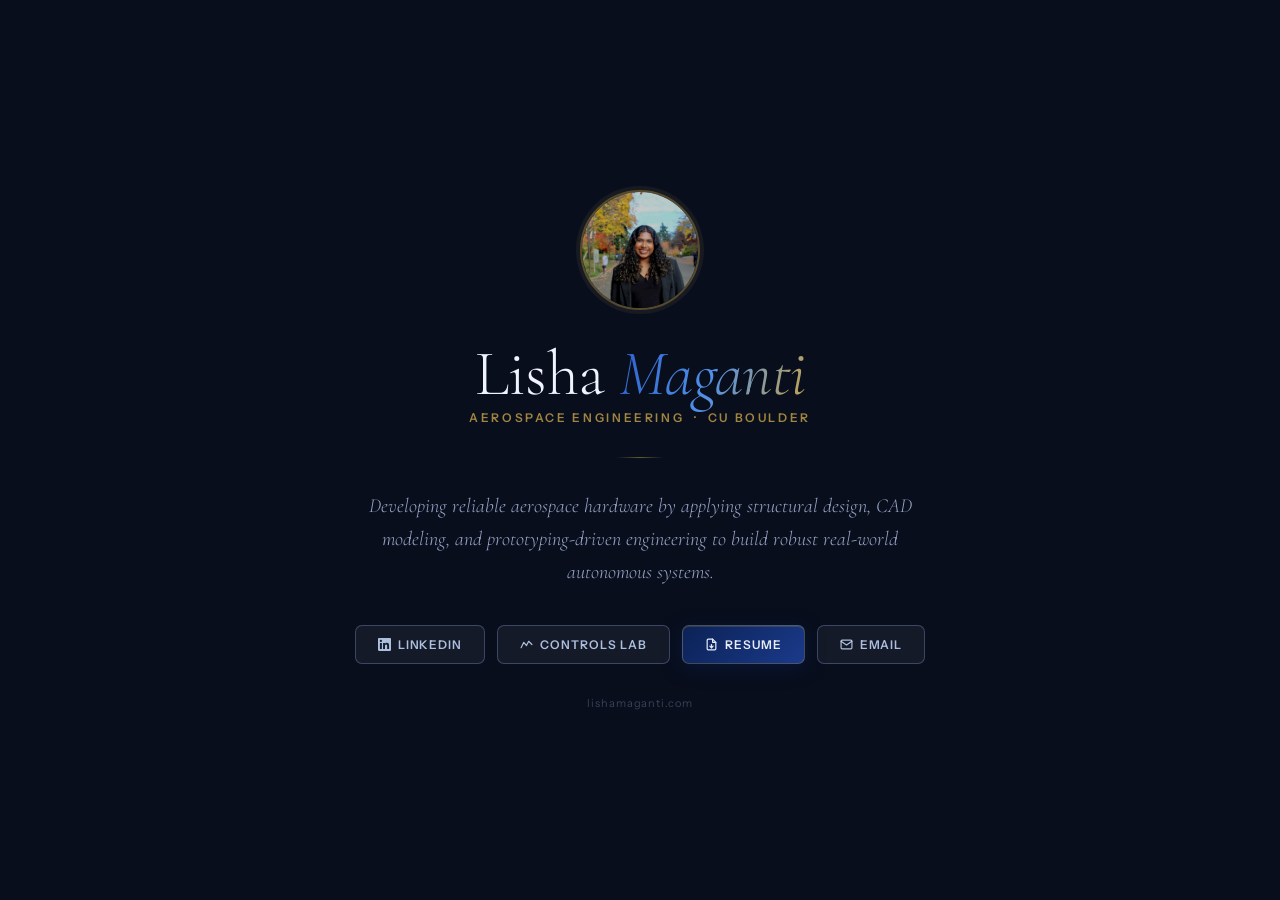
<file: index.html>
<!DOCTYPE html>
<html lang="en">
<head>
<meta charset="UTF-8"/>
<meta name="viewport" content="width=device-width,initial-scale=1.0"/>
<title>Lisha Maganti</title>
<link rel="preconnect" href="https://fonts.googleapis.com"/>
<link rel="preconnect" href="https://fonts.gstatic.com" crossorigin/>
<link href="https://fonts.googleapis.com/css2?family=Cormorant+Garamond:ital,wght@0,300;0,400;1,300;1,400&family=Instrument+Sans:wght@400;500;600&display=swap" rel="stylesheet"/>
<style>
  *, *::before, *::after { box-sizing: border-box; margin: 0; padding: 0; }
  html, body { height: 100%; }

  body {
    font-family: 'Instrument Sans', system-ui, sans-serif;
    background: #080E1C;
    color: #E8EDF8;
    min-height: 100vh;
    display: flex;
    align-items: center;
    justify-content: center;
    padding: 40px 24px;
    -webkit-font-smoothing: antialiased;
  }

  .card {
    width: 100%;
    max-width: 680px;
    display: flex;
    flex-direction: column;
    align-items: center;
    gap: 32px;
    text-align: center;
  }

  /* Photo */
  .photo {
    width: 120px;
    height: 120px;
    border-radius: 50%;
    object-fit: cover;
    object-position: center top;
    border: 2px solid rgba(200, 164, 74, 0.4);
    box-shadow: 0 0 0 4px rgba(200, 164, 74, 0.08);
    display: block;
    flex-shrink: 0;
  }

  /* Name */
  .name {
    font-family: 'Cormorant Garamond', Georgia, serif;
    font-size: clamp(42px, 8vw, 64px);
    font-weight: 300;
    letter-spacing: -0.01em;
    line-height: 1;
    color: #F0F4FF;
  }
  .name em {
    font-style: italic;
    background: linear-gradient(110deg, #2A60CC, #5090E8, #C8A44A);
    -webkit-background-clip: text;
    -webkit-text-fill-color: transparent;
    background-clip: text;
  }

  /* Title */
  .title {
    font-size: 12px;
    font-weight: 600;
    letter-spacing: 0.22em;
    text-transform: uppercase;
    color: rgba(200, 164, 74, 0.8);
    margin-top: 4px;
  }

  /* Divider */
  .divider {
    width: 48px;
    height: 1px;
    background: linear-gradient(90deg, transparent, rgba(200,164,74,0.5), transparent);
    margin: 0 auto;
  }

  /* Mission */
  .mission {
    font-family: 'Cormorant Garamond', Georgia, serif;
    font-size: clamp(16px, 2.5vw, 20px);
    font-weight: 300;
    font-style: italic;
    line-height: 1.65;
    color: rgba(200, 215, 255, 0.75);
    max-width: 560px;
  }

  /* Links */
  .links {
    display: flex;
    flex-wrap: wrap;
    gap: 12px;
    justify-content: center;
    margin-top: 4px;
  }

  .link {
    display: inline-flex;
    align-items: center;
    gap: 7px;
    padding: 11px 22px;
    border-radius: 7px;
    font-size: 12px;
    font-weight: 600;
    letter-spacing: 0.08em;
    text-transform: uppercase;
    text-decoration: none;
    transition: all 0.2s ease;
    cursor: pointer;
    border: none;
    font-family: inherit;
  }

  .link-primary {
    background: linear-gradient(135deg, #0C2256, #1A3A8A);
    color: #E8EDF8;
    border: 1px solid rgba(200, 164, 74, 0.3);
    box-shadow: 0 4px 18px rgba(10, 30, 80, 0.5), inset 0 1px 0 rgba(232, 200, 74, 0.15);
  }
  .link-primary:hover {
    filter: brightness(1.15);
    transform: translateY(-2px);
    box-shadow: 0 8px 24px rgba(10, 30, 80, 0.6);
  }

  .link-ghost {
    background: rgba(255, 255, 255, 0.05);
    color: rgba(200, 220, 255, 0.85);
    border: 1.5px solid rgba(160, 190, 255, 0.28);
  }
  .link-ghost:hover {
    background: rgba(200, 164, 74, 0.10);
    border-color: rgba(200, 164, 74, 0.45);
    color: #E8C84A;
    transform: translateY(-2px);
  }

  /* Footer note */
  .footer-note {
    font-size: 11px;
    color: rgba(200, 215, 255, 0.25);
    letter-spacing: 0.08em;
  }

  @media (max-width: 480px) {
    .links { flex-direction: column; align-items: stretch; }
    .link { justify-content: center; }
  }
</style>
</head>
<body>
<div class="card">

  <img class="photo" src="[data-uri]" alt="Lisha Maganti"/>

  <div>
    <div class="name">Lisha <em>Maganti</em></div>
    <div class="title">Aerospace Engineering &nbsp;·&nbsp; CU Boulder</div>
  </div>

  <div class="divider"></div>

  <p class="mission">
    Developing reliable aerospace hardware by applying structural design, CAD modeling, and prototyping-driven engineering to build robust real-world autonomous systems.
  </p>

  <div class="links">
    <a href="https://www.linkedin.com/in/lisha-maganti" target="_blank" class="link link-ghost">
      <svg width="13" height="13" viewBox="0 0 24 24" fill="currentColor">
        <path d="M20.447 20.452h-3.554v-5.569c0-1.328-.027-3.037-1.852-3.037-1.853 0-2.136 1.445-2.136 2.939v5.667H9.351V9h3.414v1.561h.046c.477-.9 1.637-1.85 3.37-1.85 3.601 0 4.267 2.37 4.267 5.455v6.286zM5.337 7.433a2.062 2.062 0 0 1-2.063-2.065 2.064 2.064 0 1 1 2.063 2.065zm1.782 13.019H3.555V9h3.564v11.452zM22.225 0H1.771C.792 0 0 .774 0 1.729v20.542C0 23.227.792 24 1.771 24h20.451C23.2 24 24 23.227 24 22.271V1.729C24 .774 23.2 0 22.222 0h.003z"/>
      </svg>
      LinkedIn
    </a>

    <a href="/controls-lab/" class="link link-ghost">
      <svg width="13" height="13" viewBox="0 0 24 24" fill="none" stroke="currentColor" stroke-width="2.2" stroke-linecap="round" stroke-linejoin="round">
        <polyline points="2,18 7,8 12,14 16,6 22,12"/>
      </svg>
      Controls Lab
    </a>

    <button class="link link-primary" onclick="downloadResume()">
      <svg width="13" height="13" viewBox="0 0 24 24" fill="none" stroke="currentColor" stroke-width="2.2" stroke-linecap="round" stroke-linejoin="round">
        <path d="M14 2H6a2 2 0 0 0-2 2v16a2 2 0 0 0 2 2h12a2 2 0 0 0 2-2V8z"/>
        <polyline points="14,2 14,8 20,8"/>
        <line x1="12" y1="18" x2="12" y2="12"/>
        <polyline points="9,15 12,18 15,15"/>
      </svg>
      Resume
    </button>

    <a href="mailto:lishamaganti207@gmail.com" class="link link-ghost">
      <svg width="13" height="13" viewBox="0 0 24 24" fill="none" stroke="currentColor" stroke-width="2.2" stroke-linecap="round" stroke-linejoin="round">
        <path d="M4 4h16c1.1 0 2 .9 2 2v12c0 1.1-.9 2-2 2H4c-1.1 0-2-.9-2-2V6c0-1.1.9-2 2-2z"/>
        <polyline points="22,6 12,13 2,6"/>
      </svg>
      Email
    </a>
  </div>

  <div class="footer-note">lishamaganti.com</div>

</div>

<script>
const RESUME_B64 = "[base64]/cRkITI19ezF2KzUN8YLLOTOc+TI5rLefZmIf4MNoUfJFVXMGqG07Yi/5W/Ny88i3m/UrTIriRBhGF1h8gkHygcg9CRH0AEaFyjrA2OmsN4pi6XvhlH5XPYhlXa+ETz34pSfbtZL7XbvgrDk6+I+37bpRw7PVBwNIV1aIQMcJQnRUvgeS/Keuog8X19cvS67Hg9mDj3f8JThLOYjbkhCdtYSW0jOcpRzEXUkIwPYPw6zkEO6LZgGI4t3TNJyUHMKqJIK25ruVIMxKDuGhbBqQGrWfIE3DSZohxMVf33wBUEsDBAoAAAAIAIeIN11GHsOFBA8AABtkAAARAAAAd29yZC9kb2N1bWVudC54bWztXety2zYW/r1vgfHsdpyJFFm+xXHq7tKynCiVL2M5TvcnRIIkYhBgAVCyMjs7fYfuE/ZJ9hyA1MVOE/nS9bphflgSSB6COMD5vnMB8/3frzJBRkwbruTeSvvF2gphMlQRl8neyvvzw+bOCjGWyogKJdneyoSZlb//8P14N1JhkTFpSRbu9hKpNB0KOD5ub5Jxe4uM8/[base64]/GdhmZucNtbtxOwfl1AntxPOW+0KvKZNH4/aT15OZWFa/4Wskolzz+auV9nBinNpyswvFpOWDnvUN5mK0yptuxqJqN9ayFbrVetnZuC1u8gCB5wvX1T1MatRW23sFc3BC05l68Jgl7dkLTkpL4u6TMPt303Ses3Jb28m6SNm5J27ibpxnQCQ3J5B1F8tsZothHdWsLLVqYiJjZmxrC9HbIll0e11nbKxdoKZ8+DcviS/ankbE/l8Pn+3K0zcwJMZKP0VlLWK9vcwmuppSk16bzE25kzWK+VuEkGY4TEZ6iiCX7m7s+pxg+T0xAUQ8a7NLYMeMLaSgvbP4bQNKJibyUE+GYaW1vTq/yf8vuhktagABNysN8dKvhQ8xVoCc3CT0aNDQynC41pIM3cVe7mQ/+3Y9yn+VR1ZaPsnPnUMYttrWl3LA6ZeywYsFwzw/SIrfzQ7w3eBuQoeBMcn/fwdOsv8k/1JEaF+783RqW9c3NUfNtXR2X/pH9ABmGqBNXkX6STUhkyIZSuGm8/Uhv/D0P1MIOjChEx3SCdExgbwU1KM5pQafn62st/[base64]/+wwXzaW9l2X/yItKtJWAr63EKHH0MGLguc/urJT9ruwftOcN47Of7q2Fo6NOVndQ/Nk9RiZ3MFT9Re297aLm9anXxj/NoL47f95MfvveQuGmMnRMWkg/OLRoqUVpT89st/yP6LwQsSTNdTd7YEnqCh+Mv/ts9/APqvdq9yFloWEaCfm7/98it87Dz7JvFKKm1aHaYtBxJNLTNPErv6jMJSw1gdGdgi4sw05hcZmR3/BpV8xgQbASED01RowwBeL5+kkmf282AiKfiAxlGMDvRWK9GYs6+DkprgNAiAp4D75y9okPOU6Wzu9/ws6YZKKt88sNS6LwfTM+GBwkIU2MbjmGkg9xy4T/fnwgeKa2by4DP3w8nZj6T702n3rNc97nRrfnKnUTwOBsGMlgzcCnmj0SAgNXkDnNuSfiHBEUZYjDjOZgIPT7rIvJGFr77pd7vPnqDJePpUZcByiyxlG5T1KznFdmm/bmoGdgIeXHmrPjf2lGqaaJqnvieyyPyZXIxEdd7a9FgvqtrWy15OL3hkfHyQQT1w/[base64]/s4BCsGgVYYc6CaQW+BBlzmxIafSyM9XHbTzwrsAkkONfPrRMwYOBgCBYieMFfjYsJzCNm3IiKYxJyDf4NmEhLdW4wlDWi2kV6NYvxOkyRNAhm3kwTHolHDkDd3SUsTk3GVFyCT6ZVAXcGSQlrGgBWNi/AS6+x7p7T5FxT7mYJzJEwha9Nwah2vMLhEaqbI1/[base64]/Zj+Pxn7eFRLZz5ZjP0GuHRWqLdp96Y9LQpf8xztrn4c5nxAu4eqUCqw40N9RMCKvDQl66INZLCp1Vk5QYxAJZyntnGrr48cWcAplgI0DZOudB2etbnDWACMXFW48Z4WNxPKMkX+/Wvubq78ujGNosC41G3E2fl0iIEOhWEjC0MFs7lf3xwQLRopr3LvnLCl9DRxnjMygg4hgB348/naLcsFgDoos47ZBUoAagXCDAxD0qoqEiIXcOAGFVZmnKFyCUhPgw3iX2bRhcsS1kg7tXsMZoUok/wSnDCcAuxo5EyCoY95ziQUxS09V0QgupfLMvAbNu02CAbATS/qq4IbMpeADrjtnweE56cNoIXS+Dy4Wsjzf0Sx/7TC0QP/nwqu+BtJHA9ISOzcdkFbx7s3aRj5QIMEZvDHDv24tUK5jTQHHcJ+NkmjJ0NoNAAWjD0pfmlYAZjBi5pIcdgNny2IKfQtpaXAzMuIUXEDbHHMNYgprXfgTQI7p5vTnxgEgJyzRaWg0pHqImSWOUVlBJ8XMGmKJtEfjuDBM0ITVGHlP/aNBS7TTmZJDRXVEcqZDWF4O6WCoEe2kyiYk5zlGsMH5X/3nSf9ktNMgJzmTnYtncCl5B556ecUZNTkoT0/IKXcR8SIHxLOVJAWEKHbTzZ2thh8x2hQx653RGugeFOh8IrdCubcwTs1AWI5pKnJ2CJR4IhSNSMmos+ux2acxi/806LaxgG4btXW756hKKibIu9tra8+Jr3AohgxzqX1ayDAFQsctB4I9YiTzVdlA19FamYXYKFD4QjteGFMuCsAzjJ+a0v1ECCV0pHjkoi3GokFNOKtduAfNc/[base64]/5XvmfMtQFsmM508ItT59S4TDfZBPdIKKwQwhUBzACvo8SoEKt/HYY0I25C5bYp0Ryd2sLFgIcTPDcDZ/ctDBojndMTX7B8clLTh/[base64]/zce2qlBsY/EM0cuRurmrVCV24BzjWhoMdFUomhmO5weFBE8AREI3BY/[base64]/VWNnSk9JpINOKyzoi8pgRkc2abz7cmB4B5wMzQ8lf21s/Pgdz50rahkWUMOB3XIaicDFBF1ZXvowJbJPy1Wye+sGSkM6bXn7rU62VLwe5cSDL/Ai7YmGBMaubkOG2WWD8alqihgwbd6e7zRqVucLR4DIqDPJwkzN6uYBsFEANkHGZdEUNM5+3S9NE1KFSmHUv31t0hlt0aqh4vMT72kLivV2bpXs6nD5VO596bZAxneSKS9uU4Psn3trEuAymr+/yO9V8sfZF9ye/LJB0uTrsBoDPQm2Re8Fj6F/sIfBNdC5KUe5LWS2E1dQo5NqaAkMG9HGvq3tzOmiQ9xfEUMz9f3Lw9Mwx7xSuN81YM7CJ7ijVk1nnosIVAHROLnoHzfYrYtLCRmq8VKF2nby95QQ673beHvc6QZ8Mfuz1+4OvDvGf74U8p1qBPcmy69XIbsI+yVfznE5sig70UXDeD/ZbAyzF4PKyQTrPnzdIn8viCr6riAEwDoskuf7is29D70dVzLV0PstQ65PU+KGv85y9HmkAXM+9sX86pcvXMnUODxq/t3u/QeZrjf37FFZnlcjQoJnyJ8Ghb/ENbUFVpFvOmd6TnC3Xd1tcrzNugF0o9+AE0z04DdLNhizCmN/Av/2TrPpi5MYCW/j8tDAstCVGJwN8hjH0dn1908FpCt+3dvx3halbC71VGmgFt/4h8+SIajhqVb63srnlznR+zt7Ky1frDpId5MNBD+yCxbNjqdvwAz/XdvAncCE79zMp7Py7lfPkuMjOJzlzvyIVvtEcSSSWZJ9yG0JnN6YeUvVYreqt1q3Z/+vxw38BUEsDBAoAAAAIAIeIN1205yWy4wIAAKMQAAAPAAAAd29yZC9zdHlsZXMueG1s5VZbT9swGP0rUd4hl6YFKgraChVI04YYaM+u4zQWjp3ZDqX8+tmJnZamoYUGJm1v/[base64]/URr7r6pEqRNGT3OT/[base64]/UoRvVdYrYPg9we9sbmYCuvUj5Dq3t1e8M1KJ4xJyiS6RQni6oXXvNoTk+HwOqUr6QJl+ArHMaJbKqEeovILwbP6NFGoNgjIcS732Q2r/k5NebtwqaPbhk3PhPWvwo5V2fevQ25eRTmA+v9mPgSJ6qSaCi1HHY30VVMbt4V+dINCMlMc83njbRX6G64sv4t5qqWvV9UmODrDWVZn53FqK3Rnw/aR5bmk8evbhqqEf3HZjPaNu2Zlv3nVVkD/s01bV75eUhPvZM9WW/d318z+Emd/AFBLAwQKAAAAAACHiDddAAAAAAAAAAAAAAAACQAAAGRvY1Byb3BzL1BLAwQKAAAACACHiDddG7k1YjgBAACDAgAAEQAAAGRvY1Byb3BzL2NvcmUueG1spZJdT8IwFIb/ytL7retAxGYbiRquJDERo/GuaQ/QuH6krQz+vd2AAZE7L9v36ZP3nK2c7VSTbMF5aXSFSJajBDQ3Qup1hd6X83SKEh+YFqwxGiq0B49mdckt5cbBqzMWXJDgk+jRnnJboU0IlmLs+QYU81kkdAxXxikW4tGtsWX8m60BF3k+wQoCEyww3AlTOxjRUSn4oLQ/rukFgmNoQIEOHpOM4DMbwCl/80GfXJBKhr2Fm+gpHOidlwPYtm3Wjno09if4c/Hy1o+aSt1tigOqS8Epd8CCcfW7TjVTIEp8cdktsGE+LOKmVxLE4/6C+5t1uIOt7L5STXpiOJbHoQ9uEEksSw+jnZKP0dPzco7qIi8maf6QFqMluaf5mJJxdldMv7pqV46zVB1L/Mt6ktR98+sfp/4FUEsDBAoAAAAIAIeIN11HcPZFiwIAACAOAAASAAAAd29yZC9udW1iZXJpbmcueG1s1VfLjtMwFP2VyPvWSZo+FE1mBIwGFfGSKB/gJm5r1S/ZTjLdsWfBDrYjPo0vwU6b9AEMbcpIZeXa995zjq99r5urm3tGvQIrTQRPQND1gYd5KjLC5wn4OLnrjICnDeIZooLjBKywBjfXV2XMczbFyrp5LI3Hcy4UmlLrUAaRVwZ9r5RBBDyLznVcyjQBC2NkDKFOF5gh3WUkVUKLmemmgkExm5EUw1KoDIZ+4Fe/pBIp1tpyvEC8QLqGY7+iCYm5Nc6EYsjYqZpDhtQylx2LLpEhU0KJWVlsf1DDiATkiscbiE4jyIXEa0GboY5Qx/CuQ25FmjPMTcUIFaZWg+B6QeR2G23RrHFRgxSPbaJgdHsEQXTeGdwqVNphC3iM/GwdxOha+eOIgX/EiTiIJuIYCfuctRKGCN8St0rNTnKD/mkA4SGAnJ93OC+VyOUWjZyHNubLBssV/QlYm0Pe3Zo+T8yHBZIYuJaDptoolJq3OfP2ZuPMti7g2k6ssO1Wyi2uu9OzmcHqucJomQC/QmE5NeQ1LjCdrCS2QAWiVuFqqkj2xtmoswHofGlBrQOxg4uuCIwtQ1vLBXaUzqfiq2GCdZxtjnesWZzmlGLTIE7wfWP68e1Ls/4qrVcpnm3c5XvlBsIza3PLCRiGTkm8QHxeNenewHe+cOMMK6xD8cHTiP98qvggilqoD59E/deHU9WHwaCF+t6FXJxwNGqhPrqQm2PFtlDfv5CbE/XaVO3gQm5O329TtcNLUT9sU7WjC1E/iI6rWrj3Iv71uQz/z+fy0/cWfWMvfWF0ZPp4lTZe/7s4yOg4O9iDRXlnv6NsVvBODpod79i2UXAvrJrz35CHfyYP/z053Pm2u/[base64]/lW6i6PNZyOSbGhObXXA8dhKIjN65kch4zurmmkd0XSeGfFR0zX0p48jGXH1BLAwQKAAAACACHiDddoI6OpZoBAAA4CAAAEwAAAFtDb250ZW50X1R5cGVzXS54bWy1VstOwzAQ/JUoV9S4cEAIteXA4wgc4ANce5MaYq9lbwr8Pev0IQWaUqC5ZT0zOxPvRsrk6t3W2RJCNOim+WkxzjNwCrVx1TR/frobXeRXs8nTh4eYMdXFab4g8pdCRLUAK2OBHhwjJQYrictQCS/Vq6xAnI3H50KhI3A0otQjn01uoJRNTdn16jy1nubGJr53VZ7dvvPxKk6qxV7Fi4eupD34teYnydz6jiLV+xWVKTuKVO9XxGV1wvfYUfFZr0p6XxsliYli6fSXOYzWMygC1C0nLoyP3wwYjQc5fBWm+o/JsCyNAo2qsSwpcF42kdmg77hJxwQ1UXttD7yhwWj4j88bBu0DKoiRl9vWxRax0rjVzTzKQPfScm+R6GJLWb/[base64]/SaRtoZkImLfb2RgQP4PLxw8drupdfig2jOCYNx7KCAsny4GjS8OhvhwsUkgwNZmFCDTsKdG1zjxwwJodSZIBEw5xSqJUSO6M3UuZMuYwcvUl5xknxODqLV7arR0rqVFVnZVdJ7A/hx8HXq7f0Lzmw/byTZ7+H7Kn2DVBLAwQKAAAACACHiDdd4vyd2pMAAADmAAAAEAAAAGRvY1Byb3BzL2FwcC54bWydzkEKwjAQheGrhOxtqguR0rQbce2iug/JtA00MyETS3t7I4IHcPn44eO1/RYWsUJiT6jlsaqlALTkPE5aPobb4SIFZ4POLISg5Q4s+669J4qQsgcWBUDWcs45NkqxnSEYrkrGUkZKweQy06RoHL2FK9lXAMzqVNdnBVsGdOAO8QfKr9is+V/Ukf384+ewx+Kp7g1QSwMECgAAAAgAh4g3XZyJyZHOAQAArQYAABIAAAB3b3JkL2Zvb3Rub3Rlcy54bWzVlM1O4zAQx18l8r11UgFaRU05gEDcEN19AOM4jYXtsWwnoW+/k8RNuiyqCj1xib9mfvOfmdjr23etklY4L8EUJFumJBGGQynNriB/fj8sfpHEB2ZKpsCIguyFJ7ebdZdXAMFAED5BgvF5Z3lB6hBsTqnntdDML7XkDjxUYclBU6gqyQXtwJV0lWbpMLMOuPAew90x0zJPIk7/TwMrDB5W4DQLuHQ7qpl7a+wC6ZYF+SqVDHtkpzcHDBSkcSaPiMUkqHfJR0FxOHi4c+KOLvfAGy1MGCJSJxRqAONraec0vkvDw/oAaU8l0WpFphZkV5f14N6xDocZeI78cnTSalR+mpilZ3SkR0we50j4N+ZBiWbSzIG/VZqj4mbXXwOsPgLs7rLmPDpo7EyTl9GezNvE6i/2F1ixycep+cvEbGtm8QZqnj/tDDj2qlARtizBqif9b02On5yky8PeooUXljkWwBHckmVBFtlgaIfPs+sHbxnHCGjAqiDwdqe9sZJ9zqurafHS9CFZE4DQzZpO7uMnzrdhr/roLVMFeYhqXkQlHL6ZIjpG42o+jvsTbpI9HdBBM529Pk2XgwnSNMMrs/2YevoTMv80g1NVOFr4zV9QSwMECgAAAAgAh4g3XdJ3/LdtAAAAewAAAB0AAAB3b3JkL19yZWxzL2Zvb3Rub3Rlcy54bWwucmVsc02MQQ4CIQxFr0K6d4oujDHDzG4OYPQADVYgDoVQYjy+LF3+vPf+vH7zbj7cNBVxcJwsGBZfnkmCg8d9O1xgXeYb79SHoTFVNSMRdRB7r1dE9ZEz6VQqyyCv0jL1MVvASv5NgfFk7Rnb/wfg8gNQSwMECgAAAAgAh4g3XT9Kjo3BAQAAkgYAABEAAAB3b3JkL2VuZG5vdGVzLnhtbM2U227jIBCGX8XiPsGOutXKitOLHla9q5rdB6AYx6jAIMD25u13fAjOtlWUNje9MaeZb/6ZMaxv/[base64]/HJ20GpWfJmbpGR3pEdHjHAn/xzwo0UyaOfCXSnNU3OzH5wCrtwC7u6w5vxw0dqbJy2iP5jWyjPgUa2rycWr+MjHbmlm8gZrnjzsDjr0oVIQtS7DqSf9bk6MXJ+nysLdo4IVljgVwBLdkWZBFNtjZ4fPk+sFbxjEAGrAqCLzcaW+sZJ/y6iounps+ImsCELpZ0+g+fqb5NuxVH71lqiD3o5hnUQmH76OY/CZbEU+n7QiLouMBHRTT6PRRqhxMkKYZHpjt27TT75/1h/pPVGCe+80/UEsDBAoAAAAIAIeIN13Sd/y3bQAAAHsAAAAcAAAAd29yZC9fcmVscy9lbmRub3Rlcy54bWwucmVsc02MQQ4CIQxFr0K6d4oujDHDzG4OYPQADVYgDoVQYjy+LF3+vPf+vH7zbj7cNBVxcJwsGBZfnkmCg8d9O1xgXeYb79SHoTFVNSMRdRB7r1dE9ZEz6VQqyyCv0jL1MVvASv5NgfFk7Rnb/wfg8gNQSwMECgAAAAgAh4g3XU2fysqhAQAAcwUAABEAAAB3b3JkL3NldHRpbmdzLnhtbKWU3W7bMAyFX8XQfSK7WIvBqFt0K9b1YthFtwdgJdkWIlGCJNvL24+O47g/QJE0V5JB8TtHpMXr23/WZL0KUTusWLHOWaZQOKmxqdjfPz9WX1kWE6AE41BVbKsiu725HsqoUqJDMSMAxnLwomJtSr7kPIpWWYhrq0Vw0dVpLZzlrq61UHxwQfKLvMh3Ox+cUDES6DtgD5HtcfY9zXmFFKxdsJDoMzTcQth0fkV0D0k/a6PTltj51YxxFesClnvE6mBoTCknQ/tlzgjH6E4p9050VmHaKfKgDHlwGFvtl2t8lkbBdob0H12it4YdWlB8Oa8H9wEGWhbgMfbllGTN5PxjYpEf0ZERccg4xsJrzdmJBY2L8KdK86K4xeVpgIu3AN+c15yH4Dq/0PR5tEfcHFjjuz6BtW/yy6vF88w8teDpBVpRPjboAjwbckQty6jq2fhbs3HiSB29ge03EJuGaoFyl8bHkOoV3qH8LeVPBZKmWTaUPZiK1WCiYrsz05RYdk/TAJtPFpeMtgiWpF8NlF9OqjHUhRNKPkryRZMv8/LmP1BLAwQKAAAACACHiDddi4Y5xMUBAADGCAAAEQAAAHdvcmQvY29tbWVudHMueG1spdTdcuIgGAbgW3E4V5JYUzfTtCed7fR42wuggMI0/Ayg0btfUiVJl51OgkfqJN+Tl9fAw9NJNIsjNZYrWYN8lYEFlVgRLvc1eH/7vdyChXVIEtQoSWtwphY8PT60FVZCUOnswgPSVvhUA+acriC0mFGB7EpwbJRVO7fy90K123FMITGo9TYssvwOYoaMoyfQG/lsZAN/wW0MFQlQnsEij6n1bKqEXaoIukuCfKpI2qRJ/1lcmSYVsXSfJq1jaZsmRa+TwBGkNJX+4k4ZgZz/afZQIPN50EsPa+T4B2+4O3szKwODuPxMSOSnekGsyWzhHgpFaLMmQVE1OBhZXeeX/XwXvbrMXz/ChJmy/svIs8KHbjt/rRwa2vgulLSMa9vXmar5iywgx58WcRRNuK/V+cTt0ipDur6yr2/aKEyt9R0+X6ocwCnxr/2L5pL8ZzHPJvwjHdFPTInw/ZkhifBv4fDgpGpG5eYTD5AAFBFQYjrxwA/G9mpAPOzQzuETt0Zwyt7hZOSkhRkBljjCZilF6BV2s8ghhiwbi3ReqE3PncWoI72/bSO8GHXQg8Zv016HY62V8xaYlf+2ru1tYf4wpCmAj38BUEsDBAoAAAAIAIeIN13Sd/y3bQAAAHsAAAAcAAAAd29yZC9fcmVscy9jb21tZW50cy54bWwucmVsc02MQQ4CIQxFr0K6d4oujDHDzG4OYPQADVYgDoVQYjy+LF3+vPf+vH7zbj7cNBVxcJwsGBZfnkmCg8d9O1xgXeYb79SHoTFVNSMRdRB7r1dE9ZEz6VQqyyCv0jL1MVvASv5NgfFk7Rnb/wfg8gNQSwMECgAAAAgAh4g3XWPtXtYdAQAAQwMAABIAAAB3b3JkL2ZvbnRUYWJsZS54bWyd0d1uwiAUB/BXIdwrtZmNaazeLEt2vz0AArVEDqfh4NS3H622a+KN3RUQ8v/lfGz3V3DsxwSy6Cu+WmacGa9QW3+s+PfXx2LDGUXptXToTcVvhvh+t72UNfpILKU9laAq3sTYlkKQagxIWmJrfPqsMYCM6RmOAmQ4nduFQmhltAfrbLyJPMsK/mDCKwrWtVXmHdUZjI99XgTjkoieGtvSoF1e0S4YdBtQGaLUMbi7B9L6kVm9PUFgVUDCOi5TM4+KeirFV1l/A/cHrOcB+RNQKHOdZ2wehkjJqWP1PKcYHasnzv+KmQCko25mKfkwV9FlZZSNpGYqmnlFrUfuBt2MQJWfR49BHlyS0tZZWhzrYXafXHew+zLY0AIXu19QSwMECgAAAAgAh4g3XdJ3/LdtAAAAewAAAB0AAAB3b3JkL19yZWxzL2ZvbnRUYWJsZS54bWwucmVsc02MQQ4CIQxFr0K6d4oujDHDzG4OYPQADVYgDoVQYjy+LF3+vPf+vH7zbj7cNBVxcJwsGBZfnkmCg8d9O1xgXeYb79SHoTFVNSMRdRB7r1dE9ZEz6VQqyyCv0jL1MVvASv5NgfFk7Rnb/[base64]/[base64]/LdtAAAAewAAAB0AAAAAAAAAAAAAAAAAjB4AAHdvcmQvX3JlbHMvZm9vdG5vdGVzLnhtbC5yZWxzUEsBAhQACgAAAAgAh4g3XT9Kjo3BAQAAkgYAABEAAAAAAAAAAAAAAAAANB8AAHdvcmQvZW5kbm90ZXMueG1sUEsBAhQACgAAAAgAh4g3XdJ3/LdtAAAAewAAABwAAAAAAAAAAAAAAAAAJCEAAHdvcmQvX3JlbHMvZW5kbm90ZXMueG1sLnJlbHNQSwECFAAKAAAACACHiDddTZ/[base64]";
function downloadResume() {
  try {
    const b = atob(RESUME_B64), n = b.length, u = new Uint8Array(n);
    for (let i = 0; i < n; i++) u[i] = b.charCodeAt(i);
    const blob = new Blob([u], { type: 'application/pdf' });
    const url  = URL.createObjectURL(blob);
    const a    = Object.assign(document.createElement('a'), {
      href: url,
      download: 'Lisha_Maganti_Resume.pdf'
    });
    document.body.appendChild(a);
    a.click();
    setTimeout(() => { document.body.removeChild(a); URL.revokeObjectURL(url); }, 500);
  } catch(e) { console.error(e); }
}
</script>
</body>
</html>
</file>
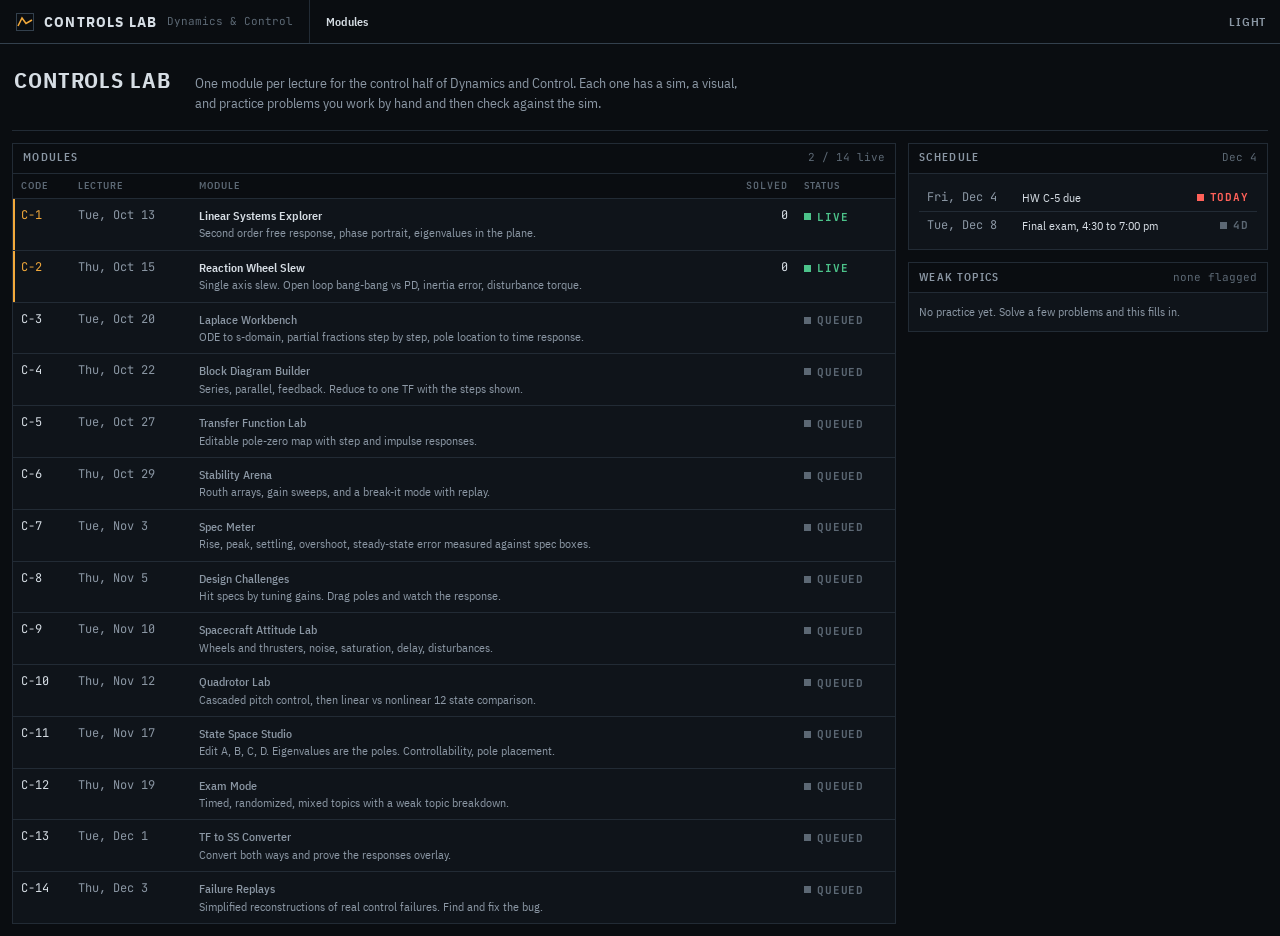
<file: controls-lab/index.html>
<!doctype html>
<html lang="en" data-theme="dark">
  <head>
    <meta charset="UTF-8" />
    <meta name="viewport" content="width=device-width, initial-scale=1.0" />
    <meta name="description" content="Controls Lab: interactive control theory modules with simulations, visuals, and practice problems." />
    <meta name="color-scheme" content="dark light" />
    <title>Controls Lab</title>
    <link rel="icon" href="data:image/svg+xml,%3Csvg xmlns='http://www.w3.org/2000/svg' viewBox='0 0 16 16'%3E%3Crect width='16' height='16' fill='%230a0d11'/%3E%3Cpath d='M2 12 L6 4 L10 9 L14 6' stroke='%23f2a93b' stroke-width='1.6' fill='none'/%3E%3C/svg%3E" />
    <link rel="preconnect" href="https://fonts.googleapis.com" />
    <link rel="preconnect" href="https://fonts.gstatic.com" crossorigin />
    <link
      href="https://fonts.googleapis.com/css2?family=IBM+Plex+Sans+Condensed:wght@400;500;600;700&family=JetBrains+Mono:wght@400;500;700&display=swap"
      rel="stylesheet"
    />
    <script>
      // Apply the saved theme before first paint so there is no flash.
      try {
        var t = localStorage.getItem('controlslab.theme');
        if (t === 'light' || t === 'dark') document.documentElement.dataset.theme = t;
      } catch (e) {}
    </script>
    <script type="module" crossorigin src="./assets/index-BkhIxtz-.js"></script>
    <link rel="stylesheet" crossorigin href="./assets/index-D6GHpIEs.css">
  </head>
  <body>
    <div id="root"></div>
  </body>
</html>
</file>
<file: controls-lab/assets/index-D6GHpIEs.css>
:root,:root[data-theme=dark]{--bg:#0a0d11;--bg-1:#0f141a;--bg-2:#151c24;--bg-3:#1c2530;--rule:#222b35;--rule-strong:#33404d;--text:#d6dde4;--text-dim:#8b97a4;--text-faint:#5c6874;--accent:#f2a93b;--accent-dim:#f2a93b29;--accent-ink:#1b1204;--ok:#4cc38a;--caution:#e3cf4a;--alarm:#ff6159;--s1:#3987e5;--s2:#d55181;--s-ink:#aeb8c2;--plot-grid:#1a222b;--plot-axis:#3a4652;--hatch:#ff61591f;--shadow:none;--lightningcss-light: ;--lightningcss-dark:initial;color-scheme:dark}:root[data-theme=light]{--bg:#efede7;--bg-1:#f8f7f3;--bg-2:#fff;--bg-3:#e6e3db;--rule:#d6d2c8;--rule-strong:#b8b2a5;--text:#1a1f25;--text-dim:#545d68;--text-faint:#858c95;--accent:#b36800;--accent-dim:#b368001f;--accent-ink:#fff;--ok:#1d8350;--caution:#8a7000;--alarm:#c42b25;--s1:#2a78d6;--s2:#d55181;--s-ink:#3d454e;--plot-grid:#e4e0d8;--plot-axis:#a39d90;--hatch:#c42b251a;--lightningcss-light:initial;--lightningcss-dark: ;color-scheme:light}:root{--font-ui:"IBM Plex Sans Condensed", "Arial Narrow", "Roboto Condensed", system-ui, sans-serif;--font-mono:"JetBrains Mono", ui-monospace, "SFMono-Regular", Menlo, Consolas, monospace;--u:8px;--radius:2px;--fs-xs:11px;--fs-sm:12px;--fs-md:14px;--fs-lg:17px;--fs-xl:22px;--focus:0 0 0 2px var(--bg), 0 0 0 4px var(--accent)}*,:before,:after{box-sizing:border-box}html,body{background:var(--bg);color:var(--text);font-family:var(--font-ui);font-size:var(--fs-md);-webkit-font-smoothing:antialiased;text-rendering:optimizelegibility;margin:0;line-height:1.45}body{min-height:100vh}a{color:inherit}:focus-visible{outline:2px solid var(--accent);outline-offset:2px}.mono,.num{font-family:var(--font-mono);font-variant-numeric:tabular-nums;font-feature-settings:"tnum", "zero"}.dim{color:var(--text-dim)}.faint{color:var(--text-faint)}.visually-hidden{clip:rect(0 0 0 0);white-space:nowrap;width:1px;height:1px;overflow:hidden;position:absolute!important}.skip-link{z-index:100;background:var(--accent);color:var(--accent-ink);padding:6px 10px;font-weight:600;position:absolute;top:-40px;left:8px}.skip-link:focus{top:8px}.topbar{z-index:20;background:var(--bg);border-bottom:1px solid var(--rule-strong);align-items:stretch;height:44px;display:flex;position:sticky;top:0}.topbar__brand{border-right:1px solid var(--rule);white-space:nowrap;align-items:center;gap:10px;padding:0 16px;text-decoration:none;display:flex}.brand-mark{flex:none;width:18px;height:18px}.brand-name{letter-spacing:.08em;text-transform:uppercase;font-size:15px;font-weight:700}.brand-sub{font-family:var(--font-mono);font-size:var(--fs-xs);color:var(--text-faint)}.topbar__crumbs{min-width:0;font-size:var(--fs-sm);color:var(--text-dim);white-space:nowrap;text-overflow:ellipsis;align-items:center;gap:8px;padding:0 16px;display:flex;overflow:hidden}.topbar__crumbs b{color:var(--text);font-weight:600}.topbar__spacer{flex:1}.topbar__right{align-items:stretch;display:flex}.topbar__right>*{border-left:1px solid var(--rule)}.topbar__clock{font-family:var(--font-mono);font-size:var(--fs-sm);color:var(--text-dim);align-items:center;padding:0 14px;display:flex}.btn{appearance:none;border:1px solid var(--rule-strong);border-radius:var(--radius);background:var(--bg-2);min-height:32px;color:var(--text);font:600 var(--fs-sm) / 1 var(--font-ui);letter-spacing:.06em;text-transform:uppercase;cursor:pointer;white-space:nowrap;justify-content:center;align-items:center;gap:6px;padding:0 12px;display:inline-flex}.btn:hover{border-color:var(--text-faint)}.btn:disabled{opacity:.45;cursor:not-allowed}.btn--primary{background:var(--accent);border-color:var(--accent);color:var(--accent-ink)}.btn--primary:hover{filter:brightness(1.08)}.btn--ghost{background:0 0}.btn--bar{min-height:100%;color:var(--text-dim);background:0 0;border:0;padding:0 14px}.btn--bar:hover{color:var(--text)}.btn--icon{width:32px;padding:0}.panel{background:var(--bg-1);border:1px solid var(--rule);flex-direction:column;min-width:0;display:flex}.panel__head{border-bottom:1px solid var(--rule);background:var(--bg);align-items:center;gap:8px;min-height:30px;padding:0 10px;display:flex}.panel__title{font-size:var(--fs-xs);letter-spacing:.12em;text-transform:uppercase;color:var(--text-dim);margin:0;font-weight:600}.panel__meta{font-family:var(--font-mono);font-size:var(--fs-xs);color:var(--text-faint);margin-left:auto}.panel__body{min-width:0;padding:10px}.panel__body--flush{padding:0}.field{gap:4px;margin-bottom:12px;display:grid}.field__row{justify-content:space-between;align-items:baseline;gap:8px;display:flex}.field__label{font-size:var(--fs-sm);color:var(--text-dim)}.field__label .tex-inline{color:var(--text)}.field__value{align-items:baseline;gap:4px;display:inline-flex}.numinput{border:1px solid var(--rule-strong);border-radius:var(--radius);background:var(--bg-2);width:84px;height:26px;color:var(--text);font:500 var(--fs-sm) var(--font-mono);text-align:right;font-variant-numeric:tabular-nums;padding:0 6px}.numinput:focus-visible{outline:2px solid var(--accent);outline-offset:1px}.unit{font-family:var(--font-mono);font-size:var(--fs-xs);color:var(--text-faint);min-width:3ch}.range{appearance:none;cursor:pointer;--fill:50%;background:0 0;width:100%;height:22px;margin:0}.range::-webkit-slider-runnable-track{background:linear-gradient(to right, var(--accent) 0 var(--fill), var(--rule-strong) var(--fill) 100%);height:3px}.range::-moz-range-track{background:var(--rule-strong);height:3px}.range::-moz-range-progress{background:var(--accent);height:3px}.range::-webkit-slider-thumb{-webkit-appearance:none;background:var(--text);border:1px solid var(--bg);border-radius:1px;width:12px;height:16px;margin-top:-6.5px}.range::-moz-range-thumb{background:var(--text);border:1px solid var(--bg);border-radius:1px;width:12px;height:16px}.range:focus-visible{outline:2px solid var(--accent);outline-offset:2px}.range:disabled{opacity:.4}.seg{border:1px solid var(--rule-strong);border-radius:var(--radius);max-width:100%;display:inline-flex;overflow:hidden}.seg button{appearance:none;border:0;border-left:1px solid var(--rule-strong);background:var(--bg-2);color:var(--text-dim);font:600 var(--fs-xs) / 1 var(--font-ui);letter-spacing:.08em;text-transform:uppercase;cursor:pointer;white-space:nowrap;padding:7px 10px}.seg button:first-child{border-left:0}.seg button[aria-pressed=true]{background:var(--accent-dim);color:var(--accent);box-shadow:inset 0 -2px 0 var(--accent)}.seg button:focus-visible{outline:2px solid var(--accent);outline-offset:-2px}.seg--full{display:flex}.seg--full button{flex:1}.toggle{min-height:28px;font-size:var(--fs-sm);color:var(--text-dim);cursor:pointer;justify-content:space-between;align-items:center;gap:8px;margin-bottom:8px;display:flex}.toggle input{opacity:0;width:1px;height:1px;position:absolute}.toggle__box{border:1px solid var(--rule-strong);border-radius:var(--radius);min-width:44px;height:22px;font:700 10px var(--font-mono);letter-spacing:.08em;color:var(--text-faint);background:var(--bg-2);justify-content:center;align-items:center;padding:0 6px;display:inline-flex}.toggle input:checked+.toggle__box{color:var(--accent);border-color:var(--accent);background:var(--accent-dim)}.toggle input:focus-visible+.toggle__box{outline:2px solid var(--accent);outline-offset:2px}.group-label{border-top:1px solid var(--rule);font-size:var(--fs-xs);letter-spacing:.12em;text-transform:uppercase;color:var(--text-faint);margin:14px 0 8px;padding-top:10px;font-weight:600}.group-label:first-child{border-top:0;margin-top:0;padding-top:0}.telemetry{border:1px solid var(--rule);background:var(--bg);grid-template-columns:repeat(auto-fit,minmax(118px,1fr));display:grid}.telemetry__cell{border-right:1px solid var(--rule);border-bottom:1px solid var(--rule);min-width:0;margin-bottom:-1px;padding:5px 10px 6px}.telemetry__label{letter-spacing:.12em;text-transform:uppercase;color:var(--text-faint);white-space:nowrap;font-size:10px;font-weight:600;display:block}.telemetry__value{font-family:var(--font-mono);font-variant-numeric:tabular-nums;color:var(--text);white-space:nowrap;align-items:baseline;gap:5px;font-size:16px;font-weight:500;display:flex}.telemetry__value .unit{font-size:10px}.status{font:700 var(--fs-xs) var(--font-mono);letter-spacing:.08em;align-items:center;gap:6px;display:inline-flex}.status:before{content:"";background:currentColor;width:7px;height:7px}.status--ok{color:var(--ok)}.status--caution{color:var(--caution)}.status--alarm{color:var(--alarm)}.status--idle{color:var(--text-faint)}.dtable{border-collapse:collapse;width:100%;font-size:var(--fs-sm)}.dtable th,.dtable td{border-bottom:1px solid var(--rule);text-align:left;vertical-align:top;padding:5px 8px}.dtable th{letter-spacing:.1em;text-transform:uppercase;color:var(--text-faint);background:var(--bg);font-size:10px;font-weight:600}.dtable td.num,.dtable th.num{text-align:right;white-space:nowrap}.dtable tr:last-child td{border-bottom:0}.page{max-width:1680px;margin:0 auto;padding:12px}@media (max-width:640px){.page{padding:8px}.brand-sub,.topbar__clock{display:none}.topbar__brand,.topbar__crumbs{padding:0 10px}.range{height:36px}.btn{min-height:40px}.seg button{padding:11px 10px}}@media (prefers-reduced-motion:reduce){*,:before,:after{scroll-behavior:auto!important;transition-duration:.001ms!important;animation-duration:.001ms!important}}.pp{gap:12px;display:grid}.pp__pick select{border:1px solid var(--rule-strong);border-radius:var(--radius);background:var(--bg-2);width:100%;height:32px;color:var(--text);font:500 var(--fs-md) var(--font-ui);padding:0 8px}.pp__card{border-left:2px solid var(--accent);padding:2px 0 2px 10px}.pp__kind{letter-spacing:.1em;color:var(--accent);font-size:10px}.pp__prompt{margin:6px 0 8px;line-height:1.5}.pp__given td{padding:3px 6px}.pp__answers{gap:8px;display:grid}.pp__field{font-size:var(--fs-sm);grid-template-columns:1fr auto;align-items:center;gap:4px 8px;display:grid}.pp__field label{color:var(--text-dim)}.pp__inputwrap{align-items:center;gap:4px;display:inline-flex}.pp__inputwrap .numinput{width:104px}.pp__inputwrap .unit{min-width:5ch}.pp__fb{grid-column:1/-1;justify-self:end}.numinput[aria-invalid=true]{border-color:var(--alarm)}.pp__actions{flex-wrap:wrap;gap:6px;display:flex}.pp__result{border:1px solid var(--rule);background:var(--bg);justify-items:start;gap:8px;padding:8px;display:grid}.pp__evidence{width:100%}.pp__note{font-size:var(--fs-sm);margin:0}.pp__confirm{border:1px solid var(--caution);font-size:var(--fs-sm);gap:8px;padding:8px;display:grid}.pp__steps{font-size:var(--fs-sm);gap:8px;margin:0;padding-left:20px;display:grid}.pp__steps .tex-display{margin:4px 0;display:block;overflow-x:auto}.pp__val{color:var(--accent);display:block}.tex-inline .katex{font-size:1.05em}.home__intro{border-bottom:1px solid var(--rule);grid-template-columns:auto 1fr;align-items:baseline;gap:4px 24px;margin-bottom:12px;padding:8px 2px 16px;display:grid}.home__title{font-size:var(--fs-xl);letter-spacing:.04em;text-transform:uppercase;margin:0;font-weight:700}.home__intro p{max-width:70ch;margin:0}.home__grid{grid-template-columns:minmax(0,1fr) 360px;align-items:start;gap:12px;display:grid}.home__side{gap:12px;display:grid}.home__empty{font-size:var(--fs-sm);margin:0}.modtable td{padding-top:8px;padding-bottom:8px}.modtable__link{font-weight:600;text-decoration:none}.modtable__link:hover{color:var(--accent);text-underline-offset:3px;text-decoration:underline}.modtable__blurb{font-size:var(--fs-sm);display:block}.modtable tr.is-live td:first-child{box-shadow:inset 2px 0 0 var(--accent);color:var(--accent)}.modtable tr:not(.is-live) .modtable__link{color:var(--text-dim);font-weight:500}.mod-title{font-size:var(--fs-xl);margin:4px 0 8px}@media (max-width:900px){.home__grid,.home__intro{grid-template-columns:1fr}}@media (max-width:640px){.modtable th:nth-child(2),.modtable td:nth-child(2),.modtable th:nth-child(4),.modtable td:nth-child(4){display:none}}.tplot,.splane{min-width:0;position:relative}.tplot__svg{touch-action:pan-y;display:block}.tplot__svg:focus-visible{outline:2px solid var(--accent);outline-offset:-2px}.tplot__tick{font:400 10px var(--font-mono);fill:var(--text-faint)}.tplot__axislabel{font:500 10px var(--font-mono);fill:var(--text-dim)}.tplot__ref{font:500 10px var(--font-mono);fill:var(--accent)}.tplot__legend{font-size:var(--fs-xs);color:var(--text-dim);flex-wrap:wrap;gap:2px 14px;margin:0 0 4px;padding:0;list-style:none;display:flex}.tplot__legend li{align-items:center;gap:6px;display:inline-flex}.tplot__tip{z-index:5;background:var(--bg-2);border:1px solid var(--rule-strong);pointer-events:none;min-width:140px;padding:6px 8px;font-size:11px;position:absolute;top:24px}.tplot__tiphead{color:var(--text-faint);margin-bottom:3px}.tplot__tiprow{color:var(--text-dim);grid-template-columns:10px 1fr auto;align-items:center;gap:6px;display:grid}.tplot__tiprow b{color:var(--text);font-weight:500}.scene3d{aspect-ratio:16/10;background:#000;width:100%;position:relative;overflow:hidden}@media (max-width:640px){.scene3d{aspect-ratio:4/3.4}}.scene3d__host,.scene3d__canvas{width:100%;height:100%;display:block;position:absolute;inset:0}.scene3d__canvas{touch-action:none;cursor:grab}.scene3d__canvas:active{cursor:grabbing}.scene3d__fallback{color:#8b97a4;text-align:center;place-items:center;margin:0;padding:24px;font-size:12px;display:grid;position:absolute;inset:0}.scene3d__reset{color:#c9d1d9;background:#00000073;border-color:#ffffff2e;min-height:26px;font-size:10px;position:absolute;bottom:8px;right:8px}.lab{grid-template-columns:290px minmax(0,1fr) 380px;grid-template-areas:"tele tele tele""ctrl view side""ctrl plots prac";align-items:start;gap:10px;display:grid}.lab__tele{z-index:10;grid-area:tele;position:sticky;top:44px}.lab__ctrl{grid-area:ctrl}.lab__view{grid-area:view;min-width:0}.lab__side{grid-area:side;gap:10px;min-width:0;display:grid}.lab__plots{grid-area:plots;grid-template-columns:repeat(2,minmax(0,1fr));gap:10px;min-width:0;display:grid}.lab__prac{grid-area:prac;min-width:0}.plotpad{padding:8px 8px 4px}.lab__derived{font-size:var(--fs-xs);color:var(--accent);margin:-4px 0 4px}.lab__reset{width:100%;margin-top:8px}.lab__note{font-size:var(--fs-sm);margin:6px 0 0}.lab__caption{font-size:var(--fs-xs);max-width:90ch;margin:6px 2px 0}.timeline{background:var(--bg-1);border:1px solid var(--rule);border-top:0;flex-wrap:wrap;align-items:center;gap:10px;padding:8px 10px;display:flex}.timeline__play{min-width:76px}.timeline__scrub{flex:160px;min-width:120px}.timeline__time{font-size:var(--fs-sm);color:var(--text-dim);white-space:nowrap}.tvm td{padding:5px 8px}.tvm__note{font-size:var(--fs-xs)}.tvm__note .status{font-family:var(--font-ui);letter-spacing:0;font-size:11px;font-weight:600}.tvm tr.is-off td:first-child{box-shadow:inset 2px 0 0 var(--caution)}@media (max-width:1400px){.lab{grid-template-columns:290px minmax(0,1fr);grid-template-areas:"tele tele""ctrl view""ctrl side""plots plots""prac prac"}.lab__side{grid-template-columns:minmax(0,1fr) minmax(0,1.4fr)}.lab__prac{max-width:720px}}@media (max-width:900px){.lab{grid-template-columns:minmax(0,1fr);grid-template-areas:"view""tele""ctrl""side""plots""prac"}.lab__tele{position:static}.lab__side,.lab__plots{grid-template-columns:minmax(0,1fr)}.lab__prac{max-width:none}}.mech{background:var(--bg-1);border:1px solid var(--rule);min-width:0}.mech svg{display:block}.mech__m{font:600 14px var(--font-mono);fill:var(--text)}.mech__warn{font:600 11px var(--font-ui);fill:var(--caution)}.presets{flex-wrap:wrap;gap:4px;margin-bottom:4px;display:flex}.presets .btn{min-height:26px;padding:0 8px;font-size:10px}.kv{font-size:var(--fs-sm);grid-template-columns:auto 1fr;gap:2px 10px;margin:0;display:grid}.kv dt{color:var(--text-dim)}.kv dd{text-align:right;font-family:var(--font-mono);margin:0}.lab--notele{grid-template-areas:"ctrl view side""ctrl plots prac"}@media (max-width:1400px){.lab--notele{grid-template-areas:"ctrl view""ctrl side""plots plots""prac prac"}}@media (max-width:900px){.lab--notele{grid-template-areas:"view""ctrl""side""plots""prac"}}.telemetry__text{font-family:var(--font-ui);font-size:14px}.lab__plots--one{grid-template-columns:minmax(0,1fr)}.telemetry__cell--wide{grid-column:span 2}.lab__eq{font-size:var(--fs-sm);color:var(--text);margin:0 0 12px}.lab__stack{margin-top:10px}.lab--c01{grid-template-areas:"tele tele tele""ctrl view side""ctrl prac side"}@media (max-width:1400px){.lab--c01{grid-template-areas:"tele tele""ctrl view""side side""prac prac"}}@media (max-width:900px){.lab--c01{grid-template-areas:"view""tele""ctrl""side""prac"}}
</file>
